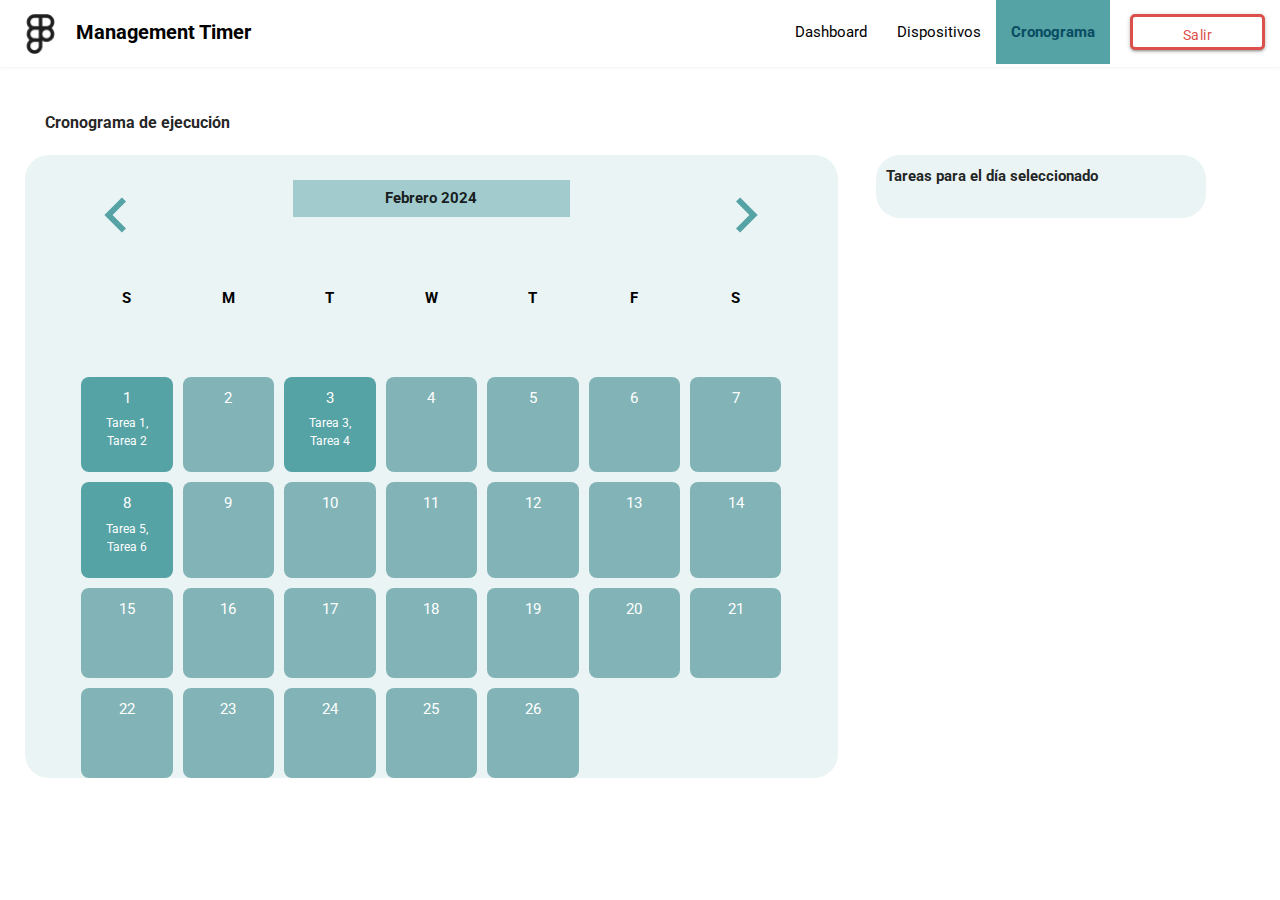
<file: calendar.html>
<!DOCTYPE html>
<html lang="es">
<head>
  <meta charset="UTF-8">
  <meta name="viewport" content="width=device-width, initial-scale=1.0">
  <meta http-equiv="X-UA-Compatible" content="ie=edge">
  <title>Calendario y Tareas</title>

  <!-- Importar Materialize CSS desde CDN -->
  <link href="https://cdnjs.cloudflare.com/ajax/libs/materialize/1.0.0/css/materialize.min.css" rel="stylesheet">
  <link href="https://fonts.googleapis.com/icon?family=Material+Icons" rel="stylesheet">
  <link href="https://fonts.googleapis.com/css2?family=Roboto:ital,wght@0,100;0,300;0,400;0,500;0,700;0,900;1,100;1,300;1,400;1,500;1,700;1,900&display=swap" rel="stylesheet">

  <!-- Archivo CSS personalizado -->
  <style>
    /* Navbar active color */
    .nav-wrapper .active {
      color: #084C61 !important;
      font-weight: bold;
      background-color: #56A3A6;
    }

    /* Botón de Salir */
    .btn-exit {
      color: #DB504A !important;
      border: 3px solid #DB504A !important;
      background-color: white !important;
      border-radius: 5px !important;
      padding: 0 50px;
      text-transform: capitalize;
    }

    .brand-logo {
        font-weight: bold;
        color: #000000;
        float: 20px;
        margin: 10px;
    }

    nav ul li a {
        color: #000;
    }

    /* Estilos para el calendario */
    .calendar {
      display: grid;
      grid-template-columns: repeat(7, 1fr);
      gap: 10px;
    }

    .calendar-day {
      background-color: #82b4b7;
      padding: 10px;
      border-radius: 8px;
      color: #fff;
      text-align: center;
      position: relative;
      cursor: pointer;
      min-height: 90px;
    }

    .calendar-day[data-tasks] {
      background-color: #56A3A6 !important;
    }

    .task-list {
      background-color: #EBF4F4;
      padding: 10px;
      border-radius: 24px;
      margin: 10px 0;
    }

    .task-card {
      display: flex;
      background-color: #56A3A6;
      margin-bottom: 10px;
      padding: 10px;
      border-radius: 8px;
      color: #fff;
      align-items: center;
    }

    .task-card .task-icon {
      margin-right: 10px;
    }

    .task-card.selected {
      border: 2px solid #56A3A6;
      background-color: #EBF4F4;
      color: #56A3A6;
    }

    .task-list-title {
      font-weight: bold;
      margin-bottom: 20px;
    }

    .calendar-arrows {
      display: flex;
      justify-content: space-between;
      margin-bottom: 20px;
    }

    .calendar-arrows i {
      font-size: 24px;
      cursor: pointer;
    }

    .task-meta {
      font-size: 0.9rem;
      margin-top: 5px;
    }

    .hidden {
      display: none;
    }

    .no-tasks {
      color: red;
      margin-top: 10px;
      text-align: center;
    }

    .small-text {
      font-size: 0.8rem;
      margin-top: 5px;
      color: #fff;
    }


    
    .row {
        margin-left: 25px;
        margin-right: 36px;
        margin-bottom: 35px;
        margin-top: 47px;
    }

    .card_parent {
        background-color: #EBF4F4;
        -webkit-box-shadow : none;
        box-shadow: none;
    }

     .calendar-month {
        background-color: #EBF4F4;
        border-radius: 24px;

    }
    .mont-title{
        font-size: 24px;
        font-weight: 700;
        margin-bottom: 40px;
    }

    .mont-title {
        font-size: 15px;
        font-weight: 700;
        margin-bottom: 40px;
        width: 277px;
        background-color: #A1CBCD;
        padding: 7px;
        text-align: center;
    }

    .calendar-arrows {
        display: flex;
        justify-content: space-between;
        margin-bottom: 20px;
        /* width: 1059px; */
        margin-top: 25px;
    }

    .calendar-arrows i {
        font-size: 70px;
        cursor: pointer;
        color: #56A3A6;

    }

    .row .col {
        float: left;
        -webkit-box-sizing: border-box;
        box-sizing: border-box;
        padding: 0 3.75rem;
        min-height: 1px;
    }
    .card-title{
        font-size: 16px;
        font-weight: 700;
        margin: 20px
    }

    nav .nav-wrapper {
      position: relative;
      height: 104%;
  }

    .week
    {
        background-color: transparent;
        padding: 10px;
        border-radius: 8px;
        color: #000;
        font-weight: bold;

    }

    .modal {
      border-radius: 15px;
      background-color: #D9534F; /* Color de fondo rojo */
      color: white;
    }
    
    .modal .modal-content h4 {
      color: white;
    }
    
    .modal-footer .btn-flat {
      color: white;
    }
    
    .modal-footer .btn-flat:hover {
      background-color: rgba(255, 255, 255, 0.2);
    }
    
    .modal .modal-footer {
      border-radius: 0 0 2px 2px;
      background-color: #D9534F;; 
      padding: 4px 6px;
      height: 56px;
      width: 100%;
      text-align: right;
  }

  .square-img {
    border-style: none;
    position: absolute;
    width: 42px;
    height: 42px;
    overflow: hidden;
    left: 15px;
    display: inline-block;
    vertical-align: middle;
}

    .collection .collection-item:last-child {
      border-bottom: none;
      margin-top: 13px;
      background-color: #56A3A6;
      color: #fff;
    }

    .collection .collection-item.avatar {
      min-height: 84px;
      padding-left: 72px;
      position: relative;
      background-color: #56A3A6;
      font-family: Roboto, serif;
      color: #fff;
    }

    .collection {
      border: none

    }

    .task-list {
      background-color: #EBF4F4;
      padding: 10px;
      border-radius: 24px;
      margin: 0px -18px;
  }
  </style>
</head>
<body>

  <!-- Navbar -->
  <nav>
    <div class="nav-wrapper white">
    <a href="#" class="brand-logo" style="font-weight: bold; color: #000000; font-size:20px; margin: 0 0 0 20px;">
            <!-- Logo -->
            <img src="images/logo.png" alt="Logo" style="height: 40px; vertical-align: middle; margin-right: 10px;">
            Management Timer
    </a> 
         <a href="#" data-target="mobile-demo" class="sidenav-trigger right"><i class="material-icons" style="color: #000;">menu</i></a>
      <ul id="nav-mobile" class="right hide-on-med-and-down">
        <li><a href="dashboard.html">Dashboard</a></li>
        <li><a href="devices.html">Dispositivos</a></li>
        <li><a href="#" class="active">Cronograma</a></li>
        <li><a href="#exit-modal" class="btn btn-exit waves-effect waves-light modal-trigger" style="margin-left: 20px;">Salir</a></li>
      </ul>
    </div>
  </nav>

  <!-- Menú para dispositivos móviles -->
  <ul class="sidenav" id="mobile-demo">
    <li><a href="dashboard.html">Dashboard</a></li>
    <li><a href="devices.html">Dispositivos</a></li>
    <li><a href="#"  class="active">Cronograma</a></li>
    <li><a href="#exit-modal" class="btn btn-exit waves-effect waves-light modal-trigger" style="margin-left: 20px;">Salir</a></li>
  </ul>

  <!-- Contenido principal -->
  <div class="">

    <div class="row">
        <p class="card-title">Cronograma de ejecución</p>

      <!-- Sección de Calendario -->
      <div class="col s12 m8 calendar-month">
        <div class="calendar-arrows">
          <i class="material-icons">chevron_left</i>
          <span class="mont-title">Febrero 2024</span>
          <i class="material-icons">chevron_right</i>
        </div>
        <div class="calendar">
          <!-- Días de la semana -->
          <div class="calendar-day week">S</div>
          <div class="calendar-day week">M</div>
          <div class="calendar-day week">T</div>
          <div class="calendar-day week">W</div>
          <div class="calendar-day week">T</div>
          <div class="calendar-day week">F</div>
          <div class="calendar-day week">S</div>

          <!-- Días del mes -->
          <div class="calendar-day" data-day="1" data-tasks>
            1
            <p class="small-text">Tarea 1, Tarea 2</p>
          </div>
          <div class="calendar-day" data-day="2">2</div>
          <div class="calendar-day" data-day="3" data-tasks>
            3
            <p class="small-text">Tarea 3, Tarea 4</p>
          </div>
          <div class="calendar-day">4</div>
          <div class="calendar-day">5</div>
          <div class="calendar-day">6</div>
          <div class="calendar-day">7</div>
          <div class="calendar-day" data-day="8" data-tasks>
            8
            <p class="small-text">Tarea 5, Tarea 6</p>
          </div>
          <div class="calendar-day">9</div>
          <div class="calendar-day">10</div>
          <div class="calendar-day">11</div>
          <div class="calendar-day">12</div>
          <div class="calendar-day">13</div>
          <div class="calendar-day">14</div>
          <div class="calendar-day">15</div>
          <div class="calendar-day">16</div>
          <div class="calendar-day">17</div>
          <div class="calendar-day">18</div>
          <div class="calendar-day">19</div>
          <div class="calendar-day">20</div>
          <div class="calendar-day">21</div>
          <div class="calendar-day">22</div>
          <div class="calendar-day">23</div>
          <div class="calendar-day">24</div>
          <div class="calendar-day">25</div>
          <div class="calendar-day">26</div>
        </div>
      </div>

      <!-- Sección de Tareas -->
      <div class="col s12 m4">
        <div class="task-list">
          <div class="task-list-title">Tareas para el día seleccionado</div>

          <!-- Contenedor para mostrar tareas o mensaje de "No hay tareas" -->
          <div id="task-content">
            <!-- Tareas Día 1 -->
            <div id="tasks-day-1" class="task-container hidden">
              <ul class="collection">
                <li class="collection-item avatar">
                  <img src="images/Thumbnail.png" alt="Celular" class="square-img">
                  <span class="title"  style="font-weight: bold;">Tarea #1 - Revision Avances</span>
                  <p class="task-meta">Revision Avances Junta General</p> <br>
                  <p class="task-meta">Tiempo: 2 horas - Prioridad: Alta</p>
  
                  <a href="#!" class="secondary-content"><i class="material-icons"></i></a>
                </li>
                <li class="collection-item avatar">
                  <img src="images/Thumbnail.png" alt="Celular" class="square-img">
                  <span class="title"  style="font-weight: bold;">Tarea #2 - Consulta General</span>
                  <p class="task-meta">consulta Dra. Lina Perez</p> <br>
                  <p class="task-meta">Tiempo: 2 horas - Prioridad: Alta</p>
  
                  <a href="#!" class="secondary-content"><i class="material-icons"></i></a>
                </li>
               
              </ul>
            </div>

            <!-- Tareas Día 3 -->
            <div id="tasks-day-3" class="task-container hidden">
              <ul class="collection">
                <li class="collection-item avatar">
                  <img src="images/Thumbnail.png" alt="Celular" class="square-img">
                  <span class="title"  style="font-weight: bold;">Tarea #3 - Evaluación Final</span>
                  <p class="task-meta">Realizar evaluación Dra. Mathra Gomez</p> <br>
                  <p class="task-meta">Tiempo: 2 horas - Prioridad: Alta</p>
  
                  <a href="#!" class="secondary-content"><i class="material-icons"></i></a>
                </li>
                <li class="collection-item avatar">
                  <img src="images/Thumbnail.png" alt="Celular" class="square-img">
                  <span class="title"  style="font-weight: bold;">Tarea #4 - Reunión Proyecto</span>
                  <p class="task-meta">Realizar evaluación Dra. Mathra Gomez</p> <br>
                  <p class="task-meta">Tiempo: 2 horas - Prioridad: Alta</p>
  
                  <a href="#!" class="secondary-content"><i class="material-icons"></i></a>
                </li>
               
              </ul>
            </div>

            <!-- Tareas Día 8 -->
            <div id="tasks-day-8" class="task-container hidden">
              <ul class="collection">
                <li class="collection-item avatar">
                  <img src="images/Thumbnail.png" alt="Celular" class="square-img">
                  <span class="title"  style="font-weight: bold;">Tarea #6 - Evaluación Inicial</span>
                  <p class="task-meta">Realizar evaluación Dra. Mathra Gomez</p> <br>
                  <p class="task-meta">Tiempo: 2 horas - Prioridad: Alta</p>
  
                  <a href="#!" class="secondary-content"><i class="material-icons"></i></a>
                </li>
                <li class="collection-item avatar">
                  <img src="images/Thumbnail.png" alt="Celular" class="square-img">
                  <span class="title"  style="font-weight: bold;">Tarea #5 - Evaluación Inicial</span>
                  <p class="task-meta">Realizar evaluación Dra. Mathra Gomez</p> <br>
                  <p class="task-meta">Tiempo: 2 horas - Prioridad: Alta</p>
  
                  <a href="#!" class="secondary-content"><i class="material-icons"></i></a>
                </li>
               
              </ul>
            </div>

            



            <!-- Mensaje para días sin tareas -->
            <div id="no-tasks-message" class="no-tasks hidden">No hay tareas asignadas</div>
          </div>
        </div>
      </div>
    </div>
  </div>

    <!-- Modal de confirmación para salir -->
    <div id="exit-modal" class="modal">
      <div class="modal-content">
        <h4>Alerta</h4>
        <p>¿Estás seguro que deseas salir?</p>
      </div>
      <div class="modal-footer">
        <a href="index.html" class="modal-close waves-effect waves-green btn-flat">OK</a>
        <a href="#!" class="modal-close waves-effect waves-red btn-flat">No</a>
      </div>
    </div>
    
  <!-- Importar Materialize JS -->
  <script src="https://cdnjs.cloudflare.com/ajax/libs/materialize/1.0.0/js/materialize.min.js"></script>

  <!-- Inicializar sidenav y calendario -->
  <script>
    document.addEventListener('DOMContentLoaded', function() {
      var elemsSidenav = document.querySelectorAll('.sidenav');
      M.Sidenav.init(elemsSidenav);

      var elemsModal = document.querySelectorAll('.modal');
      M.Modal.init(elemsModal);

      const days = document.querySelectorAll('.calendar-day[data-day]');
      const taskContainers = document.querySelectorAll('.task-container');
      const noTasksMessage = document.getElementById('no-tasks-message');

      days.forEach(day => {
        day.addEventListener('click', function() {
          const selectedDay = this.getAttribute('data-day');
          const tasksForDay = document.getElementById(`tasks-day-${selectedDay}`);

          // Ocultar todas las tareas
          taskContainers.forEach(container => {
            container.classList.add('hidden');
          });

          // Ocultar mensaje de "No hay tareas"
          noTasksMessage.classList.add('hidden');

          // Si hay tareas para el día seleccionado, mostrar las tareas
          if (tasksForDay) {
            tasksForDay.classList.remove('hidden');
          } else {
            // Si no hay tareas, mostrar el mensaje
            noTasksMessage.classList.remove('hidden');
          }
        });
      });
    });
  </script>
</body>
</html>
</file>
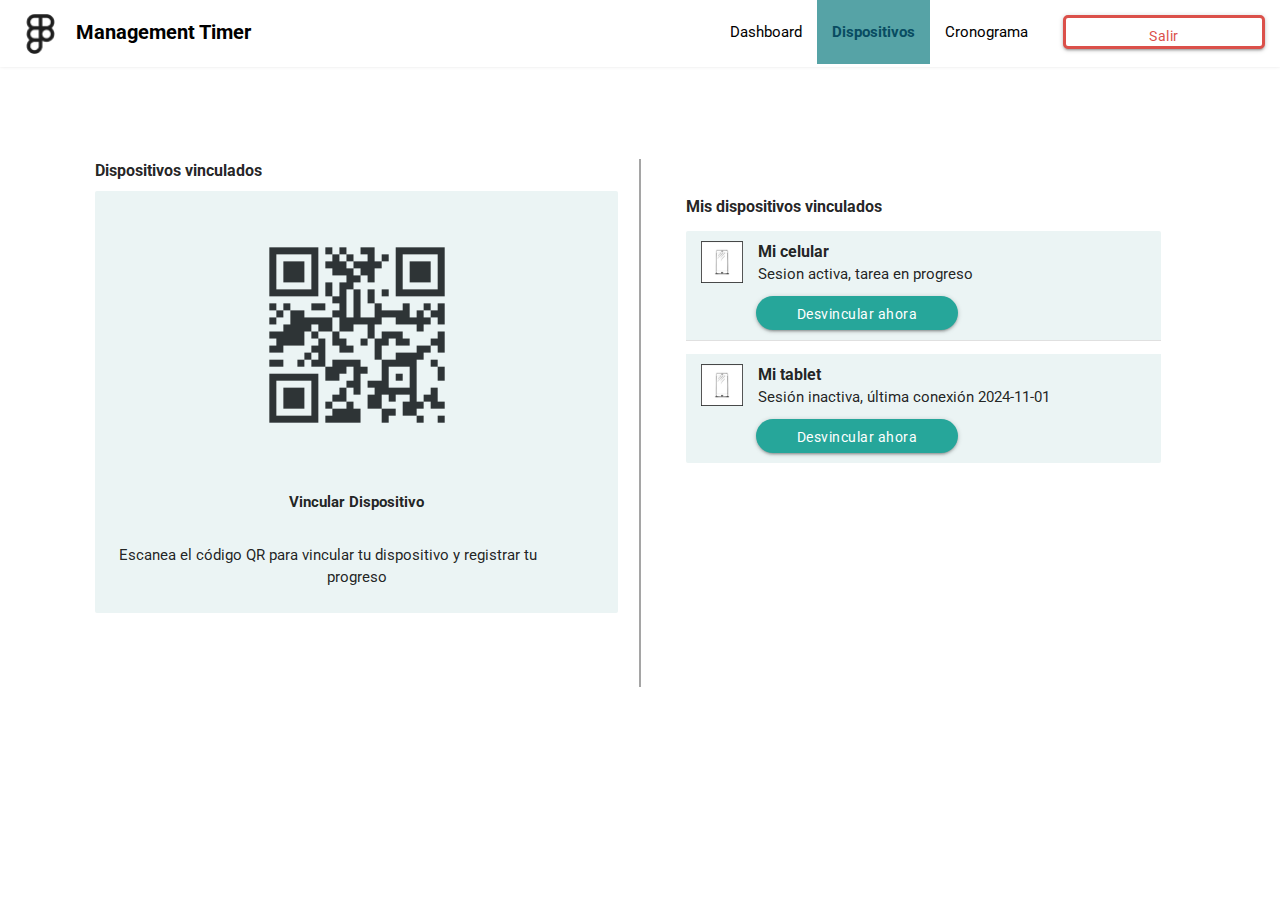
<file: devices.html>
<!DOCTYPE html>
<html lang="es">
<head>
  <meta charset="UTF-8">
  <meta name="viewport" content="width=device-width, initial-scale=1.0">
  <meta http-equiv="X-UA-Compatible" content="ie=edge">
  <title>Dashboard con Cards</title>

  <!-- Importar Materialize CSS desde CDN -->
  <link href="https://cdnjs.cloudflare.com/ajax/libs/materialize/1.0.0/css/materialize.min.css" rel="stylesheet">
  <link href="https://fonts.googleapis.com/icon?family=Material+Icons" rel="stylesheet">
  <link href="https://fonts.googleapis.com/css2?family=Roboto:ital,wght@0,100;0,300;0,400;0,500;0,700;0,900;1,100;1,300;1,400;1,500;1,700;1,900&display=swap" rel="stylesheet">

  <!-- Archivo CSS personalizado -->
  <style>
    /* Navbar active color */
    .nav-wrapper .active {
      color: #084C61 !important;
      font-weight: bold;
      background-color: #56A3A6;
    }

    /* Botón de Salir */
    .btn-exit {
      color: #DB504A !important;
      border: 3px solid #DB504A !important;
      background-color: white !important;
      border-radius: 5px !important;
      padding: 0 50px;
      text-transform: capitalize;
    }

    nav .nav-wrapper {
      position: relative;
      height: 104%;
  }


    .brand-logo {
        font-weight: bold;
        color: #000000;
        float: 20px;
        margin: 10px;
    }

    nav ul li a {
        color: #000;
    }

    .separator {
        border-left: 1px solid #ccc;
        height: 100%;
    }

    /* Estilo personalizado para las cards */
    .card-content h5 {
        font-weight: bold;
        margin-bottom: 20px;
    }

    .container-cards {
      display: flex;
      justify-content: space-between;
      align-items: flex-start;
    }

    .card-container {
      flex-basis: 48%; /* Ocupa el 48% del ancho para cada card */
    }

    .vertical-divider {
      width: 2%;
      display: flex;
      justify-content: center;
      align-items: center;
    }

    .vertical-line {
        height: 528px;
        width: 1.6px;
        background-color: #a5a5a5;
    }

    .row {
        margin: 0;
    }

    .card-parent{
        background-color: #EBF4F4;

    }

    .container-cards {
        margin-left: 95px;
        margin-right: 95px;
        margin-bottom: 95px;
        margin-top: 95px;
    }

    .card {
        -webkit-box-shadow : none;
        box-shadow: none;
    }
    .card .card-title {
        font-size: 16px;
        font-weight: 700;
    }
    .card-title {
      font-size: 16px;
      font-weight: 700;
  }

    .image_qr{
        width: 40%;
        height: 40%;   
        margin: 25px;
    }

    .card .qr_card {
        padding: 24px;
        border-radius: 20px;
        text-align-last: center;
    }
    .text-card {
        font-weight: bold;
        padding: 30px;
    }


    .collection .collection-item:last-child {
        border-bottom: none;
        margin-top: 13px;
        background-color: #EBF4F4;
    }

    .collection .collection-item.avatar {
        min-height: 84px;
        padding-left: 72px;
        position: relative;
        background-color: #EBF4F4;
        font-family: Roboto, serif;

    }

    .collection {
        border: none

    }

    .btn, .btn-large, .btn-small {
        text-decoration: none;
        color: #fff;
        background-color: #26a69a;
        text-align: center;
        letter-spacing: .5px;
        -webkit-transition: background-color .2s ease-out;
        transition: background-color .2s ease-out;
        cursor: pointer;
        border-radius: 40px;
        text-transform: none !important;
        height: 34px;
        width: 202px;
        margin-left: -2px;
        font-family: Roboto, serif;
        margin-top: 10px;
    
    }
    .modal {
      border-radius: 15px;
      background-color: #D9534F; /* Color de fondo rojo */
      color: white;
    }
    
    .modal .modal-content h4 {
      color: white;
    }
    
    .modal-footer .btn-flat {
      color: white;
    }
    
    .modal-footer .btn-flat:hover {
      background-color: rgba(255, 255, 255, 0.2);
    }
    
    .modal .modal-footer {
      border-radius: 0 0 2px 2px;
      background-color: #D9534F;; 
      padding: 4px 6px;
      height: 56px;
      width: 100%;
      text-align: right;
  }
  .square-img {
      border-style: none;
      position: absolute;
      width: 42px;
      height: 42px;
      overflow: hidden;
      left: 15px;
      display: inline-block;
      vertical-align: middle;
  }
  </style>
</head>
<body>

  <!-- Navbar -->
  <nav>
    <div class="nav-wrapper white">
        <a href="#" class="brand-logo" style="font-weight: bold; color: #000000; font-size:20px; margin: 0 0 0 20px;">
            <!-- Logo -->
            <img src="images/logo.png" alt="Logo" style="height: 40px; vertical-align: middle; margin-right: 10px;">
            Management Timer
          </a>      <a href="#" data-target="mobile-demo" class="sidenav-trigger right"><i class="material-icons" style="color: #000;">menu</i></a>
      <ul id="nav-mobile" class="right hide-on-med-and-down">
        <li><a href="dashboard.html">Dashboard</a></li>
        <li><a href="#" class="active">Dispositivos</a></li>
        <li><a href="calendar.html">Cronograma</a></li>
        <li><a href="#exit-modal" class="btn btn-exit waves-effect waves-light modal-trigger" style="margin-left: 20px;">Salir</a></li>
      </ul>
    </div>
  </nav>

  <!-- Menú para dispositivos móviles -->
  <ul class="sidenav" id="mobile-demo">
    <li><a href="dashboard.html">Dashboard</a></li>
    <li><a href="#" class="active">Dispositivos</a></li>
    <li><a href="calendar.html">Cronograma</a></li>
    <li><a href="#exit-modal" class="btn btn-exit waves-effect waves-light modal-trigger" style="margin-left: 20px;">Salir</a></li>
  </ul>

  <!-- Contenido principal -->
  <div class="">
    <div class="row">
      <!-- Contenedor con dos cards y un separador en el centro -->
      <div class="container-cards">
        <!-- Primera Card -->
         
        <div class="card-container m6">
            <span class="card-title">Dispositivos vinculados</span>

          <div class="card card-parent">
            <div class="card-content qr_card">
             <img src="images/image.png" class="image_qr" alt="">
             <p class="text-card">Vincular Dispositivo</p>
             <p>Escanea el código QR para vincular tu dispositivo y registrar tu progreso</p>
            </div>
          </div>
        </div>

        <!-- Separador vertical -->
        <div class="vertical-divider">
          <div class="vertical-line"></div>
        </div>

        <!-- Segunda Card -->
        <div class="card-container m6">
          <div class="card">
            <div class="card-content">
              <span class="card-title">Mis dispositivos vinculados</span>
             
              <ul class="collection">
                <li class="collection-item avatar">
                  <img src="images/device.png" alt="Celular" class="square-img">
                  <span class="title"  style="font-weight: bold;">Mi celular</span>
                  <p>Sesion activa, tarea en progreso<br>
                  </p>
                  <button class="btn crear">Desvincular ahora</button>

                  <a href="#!" class="secondary-content"><i class="material-icons"></i></a>
                </li>
                <li class="collection-item avatar">
                  <img src="images/device.png" alt="Celular" class="square-img">
                  <span class="title"  style="font-weight: bold;">Mi tablet</span>
                  <p>Sesión inactiva, última conexión 2024-11-01<br>
                  </p>
                  <button class="btn crear">Desvincular ahora</button>

                  <a href="#!" class="secondary-content"><i class="material-icons"></i></a>
                </li>
               
              </ul>
            </div>
          </div>
        </div>
      </div>
    </div>
  </div>

  <!-- Modal de confirmación para salir -->
  <div id="exit-modal" class="modal">
    <div class="modal-content">
      <h4>Alerta</h4>
      <p>¿Estás seguro que deseas salir?</p>
    </div>
    <div class="modal-footer">
      <a href="index.html" class="modal-close waves-effect waves-green btn-flat">OK</a>
      <a href="#!" class="modal-close waves-effect waves-red btn-flat">No</a>
    </div>
  </div>

  <!-- Importar Materialize JS -->
  <script src="https://cdnjs.cloudflare.com/ajax/libs/materialize/1.0.0/js/materialize.min.js"></script>

  <!-- Inicializar sidenav -->
  <script>
    document.addEventListener('DOMContentLoaded', function() {
      var elemsSidenav = document.querySelectorAll('.sidenav');
      var instancesSidenav = M.Sidenav.init(elemsSidenav);
      var elemsModal = document.querySelectorAll('.modal');
      M.Modal.init(elemsModal);
    });
  </script>
</body>
</html>
</file>
